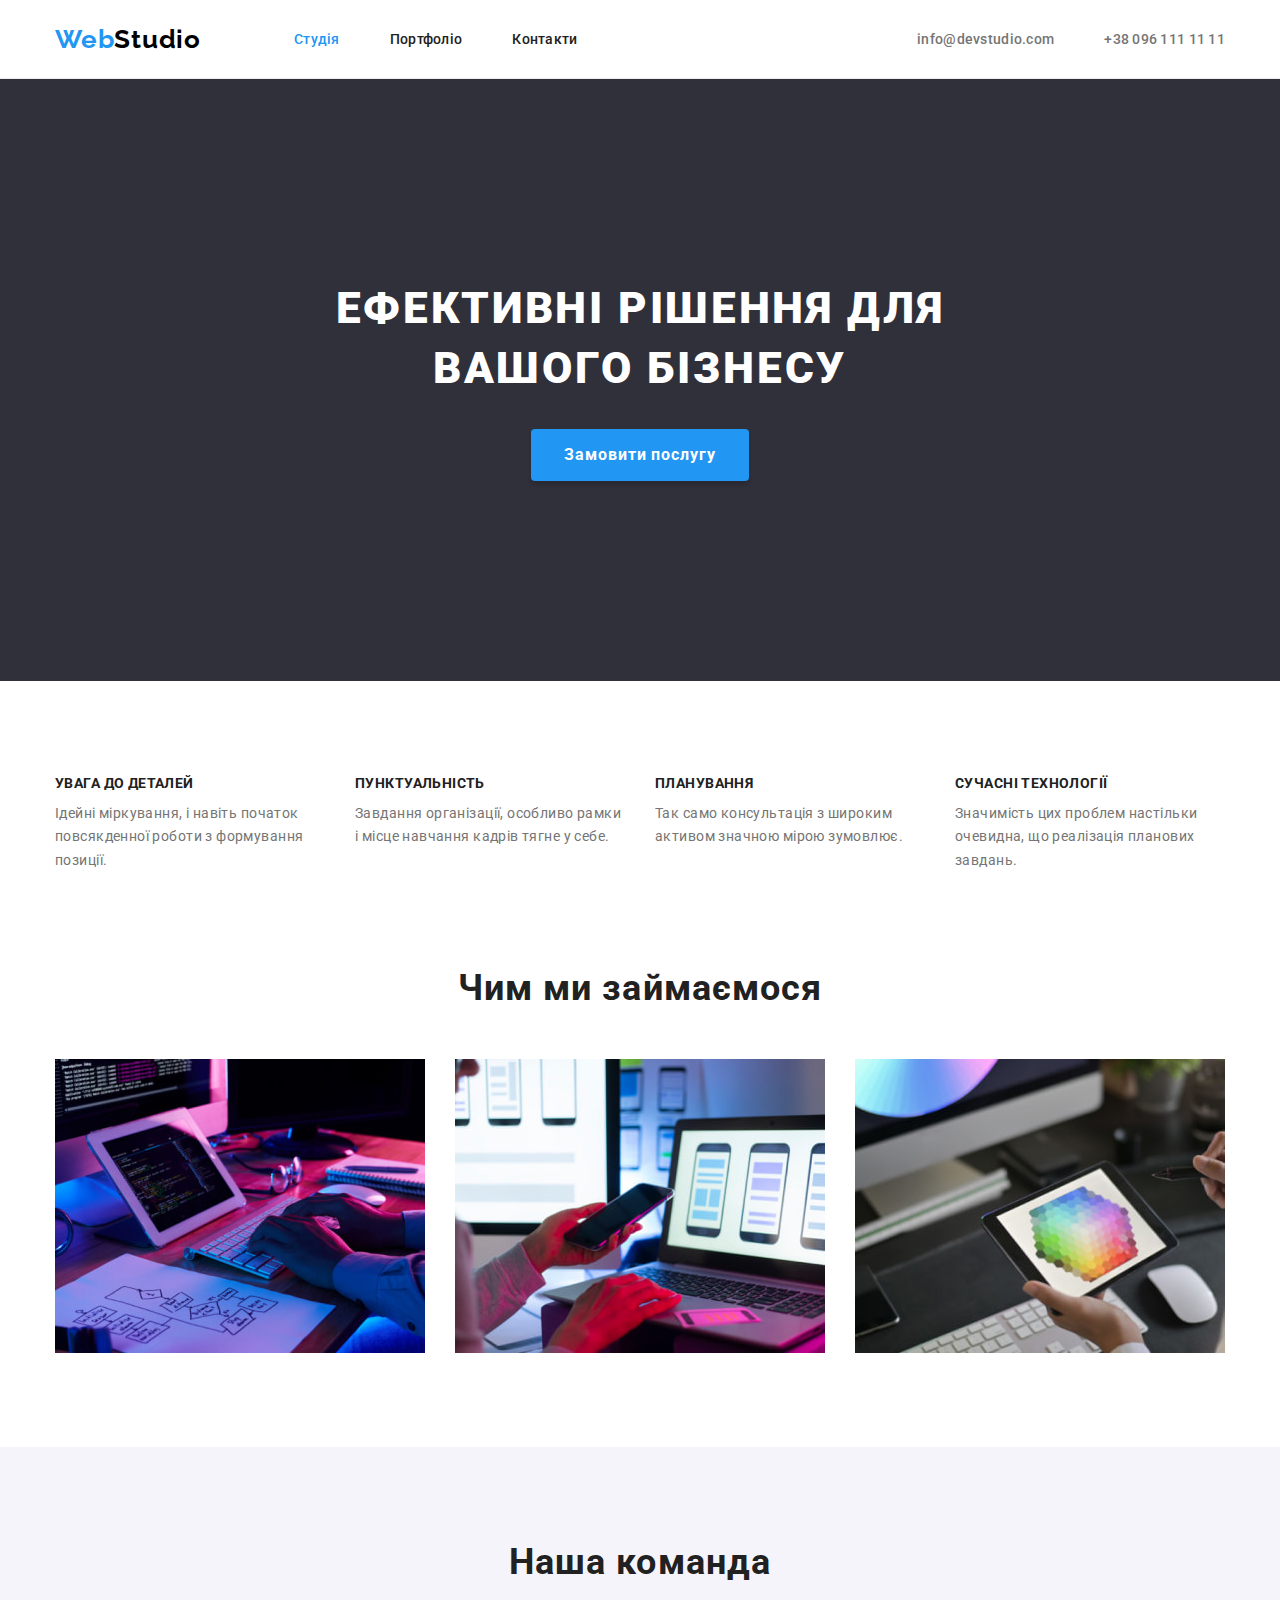
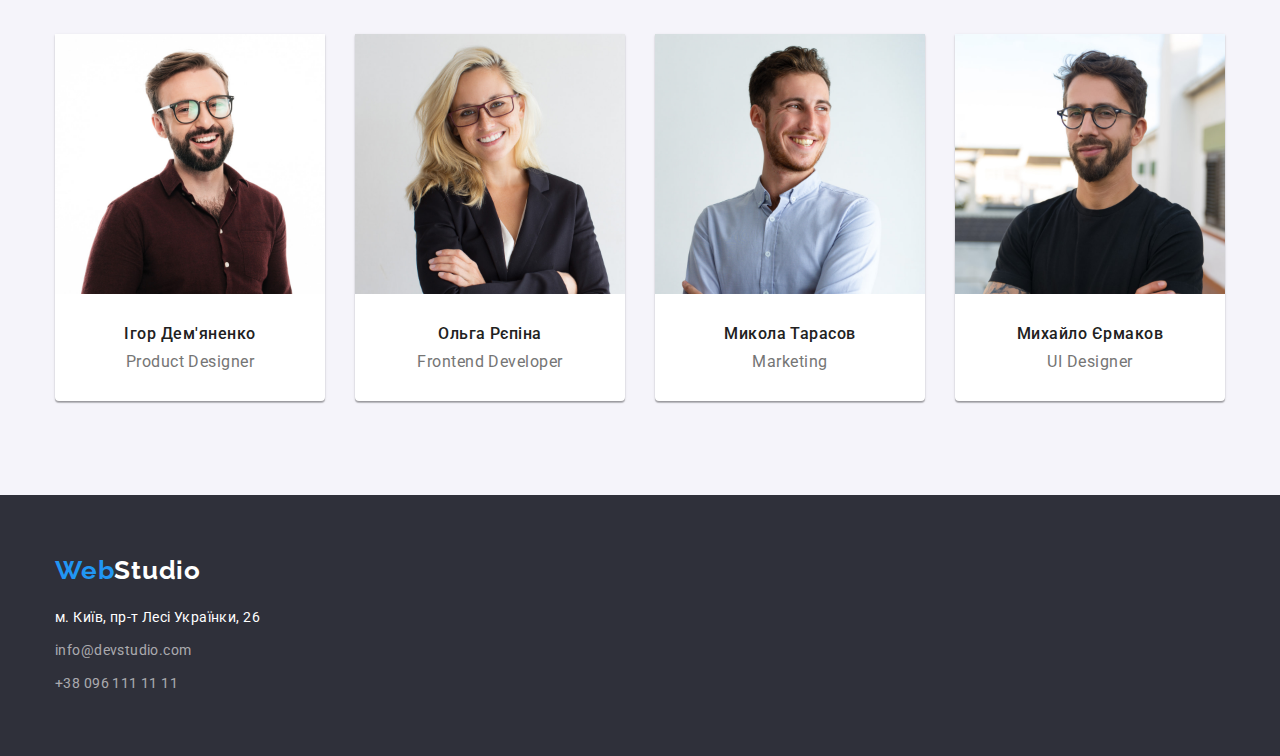
<file: index.html>
<!DOCTYPE html>
<html lang="uk">
  <head>
    <meta charset="UTF-8" />
    <meta http-equiv="X-UA-Compatible" content="IE=edge" />
    <meta name="viewport" content="width=device-width, initial-scale=1.0" />
    <link rel="preconnect" href="https://fonts.googleapis.com" />
    <link rel="preconnect" href="https://fonts.gstatic.com" crossorigin />
    <link
      href="https://fonts.googleapis.com/css2?family=Raleway:wght@700&family=Roboto:wght@400;500;700;900&display=swap"
      rel="stylesheet"
    />
    <link
      rel="stylesheet"
      href="https://cdnjs.cloudflare.com/ajax/libs/modern-normalize/1.1.0/modern-normalize.min.css"
    />
    <link rel="stylesheet" href="./index.html" />
    <link rel="stylesheet" href="./css/styles.css" />
    <title>Студія</title>
  </head>

  <body>
    <!-- header -->
    <header class="header">
      <div class="container header-container">
        <a href="./index.html" class="logo">Web<span>Studio</span></a>
        <nav class="header-nav">
          <ul class="header-nav-list list">
            <li class="header-nav-list-item">
              <a class="header-nav-link current" href="./index.html">Студія</a>
            </li>
            <li class="header-nav-list-item">
              <a class="header-nav-link" href="./portfolio.html">Портфоліо</a>
            </li>
            <li class="header-nav-list-item">
              <a class="header-nav-link" href="#">Контакти</a>
            </li>
          </ul>
        </nav>
        <ul class="header-contacts list">
          <li class="header-contacts-item">
            <a class="header-contacts-link" href="mailto:someone@example.com">info@devstudio.com</a>
          </li>
          <li class="header-contacts-item">
            <a class="header-contacts-link" href="tel:+380961111111">+38 096 111 11 11</a>
          </li>
        </ul>
      </div>
    </header>
    <!-- main -->
    <main>
      <!-- hero -->
      <section class="hero section">
        <div class="container">
          <h1 class="hero-title">Ефективні рішення для вашого бізнесу</h1>
          <button type="button" class="hero-btn">Замовити послугу</button>
        </div>
      </section>
      <!-- advantages -->
      <section class="advantages section">
        <div class="container">
          <h2 class="visually-hidden">Переваги</h2>
          <ul class="advantages-list list">
            <li class="advantages-list-item">
              <h3 class="advantages-title">Увага до деталей</h3>
              <p class="advantages-text">
                Ідейні міркування, і навіть початок повсякденної роботи з формування позиції.
              </p>
            </li>
            <li class="advantages-list-item">
              <h3 class="advantages-title">Пунктуальність</h3>
              <p class="advantages-text">
                Завдання організації, особливо рамки і місце навчання кадрів тягне у себе.
              </p>
            </li>
            <li class="advantages-list-item">
              <h3 class="advantages-title">Планування</h3>
              <p class="advantages-text">
                Так само консультація з широким активом значною мірою зумовлює.
              </p>
            </li>
            <li class="advantages-list-item">
              <h3 class="advantages-title">Сучасні технології</h3>
              <p class="advantages-text">
                Значимість цих проблем настільки очевидна, що реалізація планових завдань.
              </p>
            </li>
          </ul>
        </div>
      </section>
      <!-- solutions -->
      <section class="solutions section">
        <div class="container">
          <h2 class="section-title">Чим ми займаємося</h2>
          <ul class="solutions-list list">
            <li class="solutions-list-item">
              <img
                class="solutions-list-img"
                src="./images/studio/img1.jpg"
                alt="Розробник працює на робочому місці"
                width="370"
              />
            </li>
            <li class="solutions-list-item">
              <img
                class="solutions-list-img"
                src="./images/studio/img2.jpg"
                alt="Розробка додатків графічним дизайнером"
                width="370"
              />
            </li>
            <li class="solutions-list-item">
              <img
                class="solutions-list-img"
                src="./images/studio/img3.jpg"
                alt="Веб-дизайнер вибирає кольори на планшеті"
                width="370"
              />
            </li>
          </ul>
        </div>
      </section>
      <!-- team -->
      <section class="team section">
        <div class="container">
          <h2 class="section-title">Наша команда</h2>
          <ul class="team-list list">
            <li class="team-list-item">
              <img
                class="team-list-img"
                src="./images/studio/ihor_demynenko.jpg"
                alt="Фото Ігора Дем'яненка"
                width="270"
                height="260"
              />
              <div class="team-content">
                <h3 class="team-list-title">Ігор Дем'яненко</h3>
                <p class="team-list-text" lang="en">Product Designer</p>
              </div>
            </li>
            <li class="team-list-item">
              <img
                class="team-list-img"
                src="./images/studio/olha_riepyna.jpg"
                alt="Фото Ольгі Репіної"
                width="270"
                height="260"
              />
              <div class="team-content">
                <h3 class="team-list-title">Ольга Рєпіна</h3>
                <p class="team-list-text" lang="en">Frontend Developer</p>
              </div>
            </li>
            <li class="team-list-item">
              <img
                class="team-list-img"
                src="./images/studio/mykola_tarasov.jpg"
                alt="Фото Михайла Тарасова"
                width="270"
                height="260"
              />
              <div class="team-content">
                <h3 class="team-list-title">Микола Тарасов</h3>
                <p class="team-list-text" lang="en">Marketing</p>
              </div>
            </li>
            <li class="team-list-item">
              <img
                class="team-list-img"
                src="./images/studio/mykhailo_iermakov.jpg"
                alt="Фото Михайло Єрмакова"
                width="270"
                height="260"
              />
              <div class="team-content">
                <h3 class="team-list-title">Михайло Єрмаков</h3>
                <p class="team-list-text" lang="en">UI Designer</p>
              </div>
            </li>
          </ul>
        </div>
      </section>
    </main>
    <!-- footer -->
    <footer class="footer">
      <div class="container">
        <a class="footer-logo" href="./index.html">Web<span>Studio</span></a>
        <address class="address">
          <ul class="address-list list">
            <li class="address-list-item">
              <a
                class="address-link google-link"
                href="https://www.google.com.ua/maps/place/%D0%B1%D1%83%D0%BB.+%D0%9B%D0%B5%D1%81%D0%B8+%D0%A3%D0%BA%D1%80%D0%B0%D0%B8%D0%BD%D0%BA%D0%B8,+26,+%D0%9A%D0%B8%D0%B5%D0%B2,+02000/@50.4265841,30.5361971,17z/data=!3m1!4b1!4m6!3m5!1s0x40d4cf0e033ecbe9:0x57a4dffefec77da0!8m2!3d50.4265807!4d30.5383858!16s%2Fg%2F1tctq5jv?hl=ru"
                target="_blank"
                rel="noreferrer nofollow noopener"
                >м. Київ, пр-т Лесі Українки, 26</a
              >
            </li>
            <li class="address-list-item">
              <a class="address-link contact-link" href="mailto:info@devstudio.com"
                >info@devstudio.com</a
              >
            </li>
            <li class="address-list-item">
              <a class="address-link contact-link" href="tel:+380961111111">+38 096 111 11 11</a>
            </li>
          </ul>
        </address>
      </div>
    </footer>
  </body>
</html>
</file>
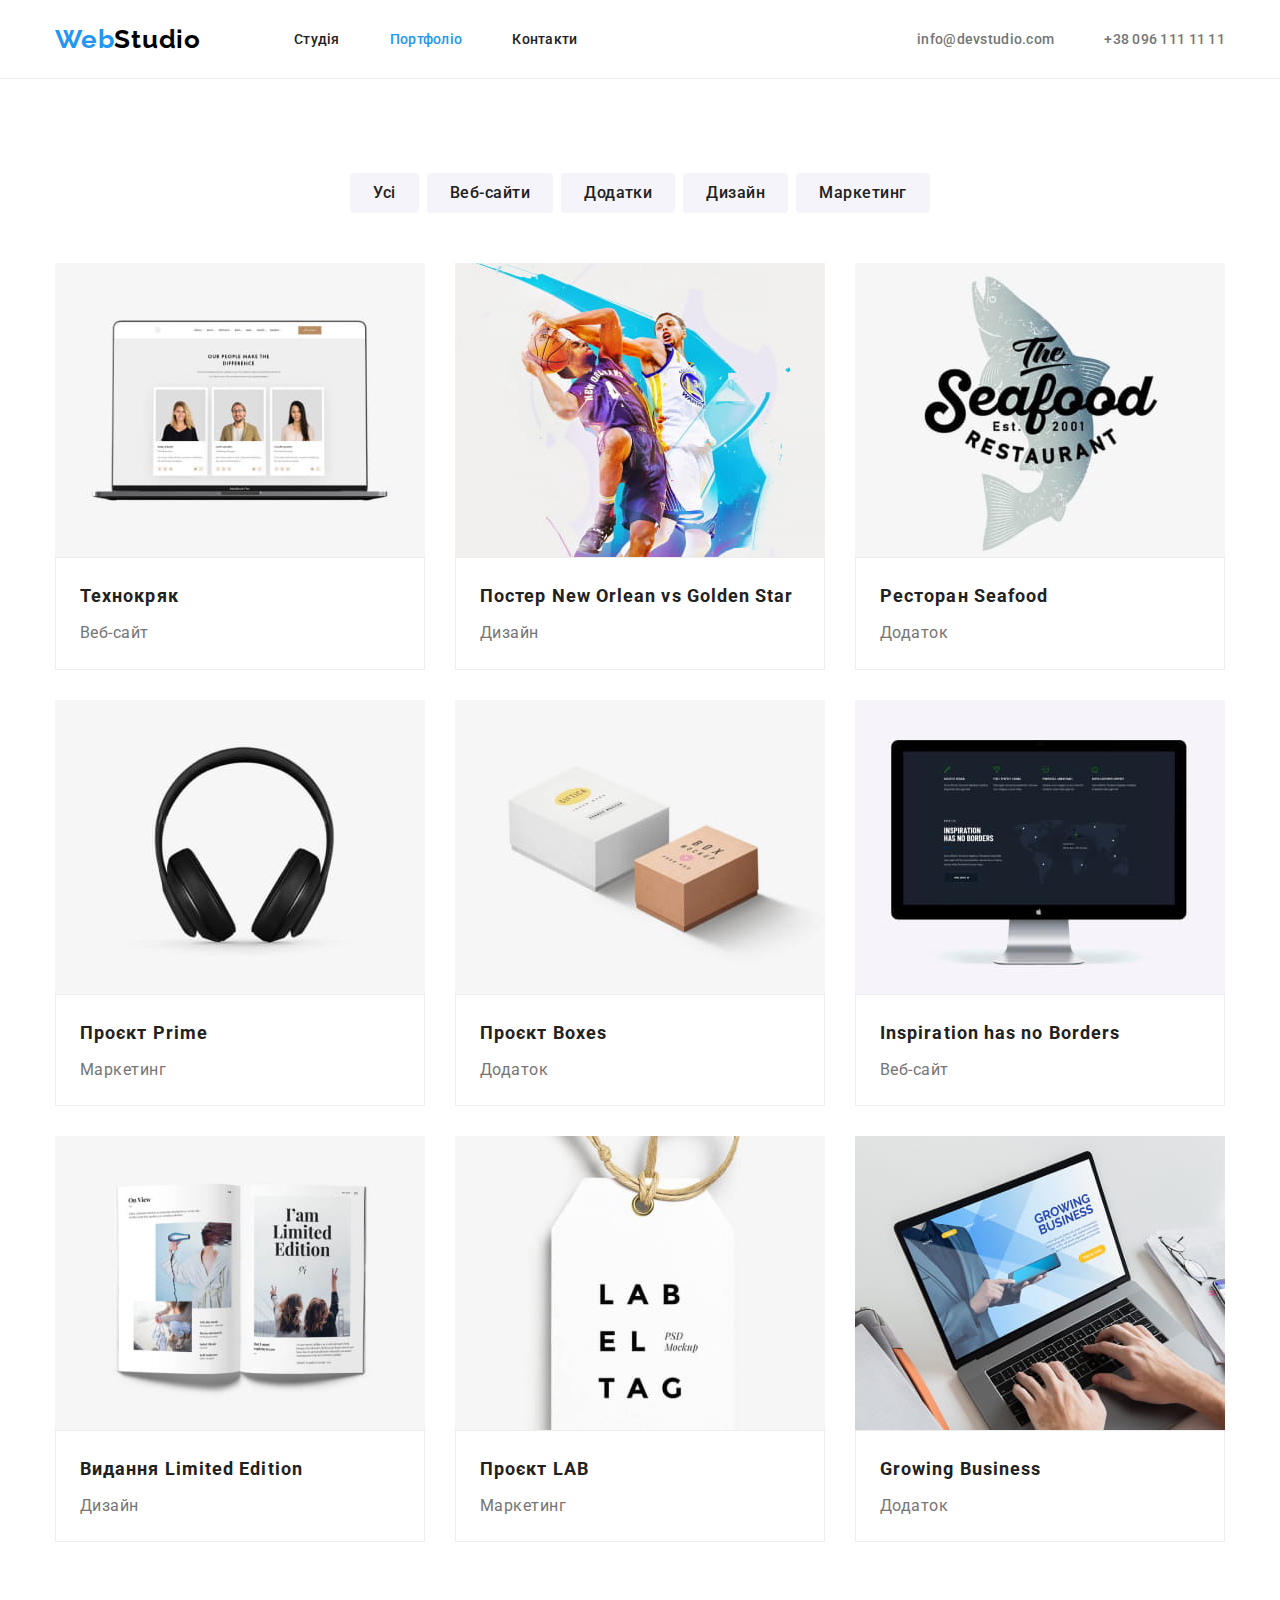
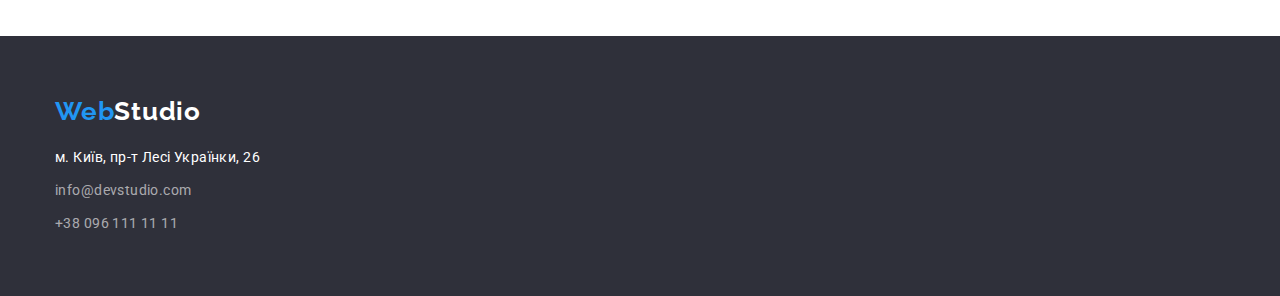
<file: portfolio.html>
<!DOCTYPE html>
<html lang="uk">
  <head>
    <meta charset="UTF-8" />
    <meta http-equiv="X-UA-Compatible" content="IE=edge" />
    <meta name="viewport" content="width=device-width, initial-scale=1.0" />
    <link rel="preconnect" href="https://fonts.googleapis.com" />
    <link rel="preconnect" href="https://fonts.gstatic.com" crossorigin />
    <link
      href="https://fonts.googleapis.com/css2?family=Raleway:wght@700&family=Roboto:wght@400;500;700;900&display=swap"
      rel="stylesheet"
    />
    <link
      rel="stylesheet"
      href="https://cdnjs.cloudflare.com/ajax/libs/modern-normalize/1.1.0/modern-normalize.min.css"
    />
    <link rel="stylesheet" href="./index.html" />
    <link rel="stylesheet" href="./css/styles.css" />
    <title>Портфоліо</title>
  </head>

  <body>
    <!-- header -->
    <header class="header">
      <div class="container header-container">
        <a href="./index.html" class="logo">Web<span>Studio</span></a>
        <nav class="header-nav">
          <ul class="header-nav-list list">
            <li class="header-nav-list-item">
              <a class="header-nav-link" href="./index.html">Студія</a>
            </li>
            <li class="header-nav-list-item">
              <a class="header-nav-link current" href="./portfolio.html">Портфоліо</a>
            </li>
            <li class="header-nav-list-item">
              <a class="header-nav-link" href="#">Контакти</a>
            </li>
          </ul>
        </nav>
        <ul class="header-contacts list">
          <li class="header-contacts-item">
            <a class="header-contacts-link" href="mailto:someone@example.com">info@devstudio.com</a>
          </li>
          <li class="header-contacts-item">
            <a class="header-contacts-link" href="tel:+380961111111">+38 096 111 11 11</a>
          </li>
        </ul>
      </div>
    </header>
    <!-- main -->
    <main>
      <!-- projects -->
      <section class="projects section">
        <div class="container">
          <h1 class="visually-hidden">Проєкти</h1>
          <ul class="projects-list-btns list">
            <li class="projects-list-item-btns">
              <button type="button" class="projects-list-btn">Усі</button>
            </li>
            <li class="projects-list-item-btns">
              <button type="button" class="projects-list-btn">Веб-сайти</button>
            </li>
            <li class="projects-list-item-btns">
              <button type="button" class="projects-list-btn">Додатки</button>
            </li>
            <li class="projects-list-item-btns">
              <button type="button" class="projects-list-btn">Дизайн</button>
            </li>
            <li class="projects-list-item-btns">
              <button type="button" class="projects-list-btn">Маркетинг</button>
            </li>
          </ul>
          <ul class="projects-list list">
            <li class="projects-list-item">
              <!-- <div class="card-thumb"></div> -->

              <a class="projects-item-link" href="#">
                <img
                  class="projects-item-img"
                  src="./images/portfolio/technokhryak.jpg"
                  alt="сайт технохряк"
                  width="370"
                  height="294"
                />
                <div class="card-content">
                  <h2 class="projects-title">Технокряк</h2>
                  <p class="projects-text">Веб-сайт</p>
                </div>
              </a>
            </li>
            <li class="projects-list-item">
              <a class="projects-item-link" href="#">
                <img
                  class="projects-item-img"
                  src="./images/portfolio/neworlean.jpg"
                  alt="дизайн new orlean"
                  width="370"
                  height="294"
                />
                <div class="card-content">
                  <h2 class="projects-title">
                    Постер <span lang="en">New Orlean vs Golden Star</span>
                  </h2>
                  <p class="projects-text">Дизайн</p>
                </div>
              </a>
            </li>
            <li class="projects-list-item">
              <a class="projects-item-link" href="#">
                <img
                  class="projects-item-img"
                  src="./images/portfolio/seafood.jpg"
                  alt="додаток seafood"
                  width="370"
                  height="294"
                />
                <div class="card-content">
                  <h2 class="projects-title">Ресторан <span lang="en">Seafood</span></h2>
                  <p class="projects-text">Додаток</p>
                </div>
              </a>
            </li>
            <li class="projects-list-item">
              <a class="projects-item-link" href="#">
                <img
                  class="projects-item-img"
                  src="./images/portfolio/prime.jpg"
                  alt="проект prime"
                  width="370"
                  height="294"
                />
                <div class="card-content">
                  <h2 class="projects-title">Проєкт Prime</h2>
                  <p class="projects-text">Маркетинг</p>
                </div>
              </a>
            </li>
            <li class="projects-list-item">
              <a class="projects-item-link" href="#">
                <img
                  class="projects-item-img"
                  src="./images/portfolio/boxes.jpg"
                  alt="додаток Boxes"
                  width="370"
                  height="294"
                />
                <div class="card-content">
                  <h2 class="projects-title">Проєкт <span lang="en">Boxes</span></h2>
                  <p class="projects-text">Додаток</p>
                </div>
              </a>
            </li>
            <li class="projects-list-item">
              <a class="projects-item-link" href="#">
                <img
                  class="projects-item-img"
                  src="./images/portfolio/noborders.jpg"
                  alt="Веб-сайт Inspiration"
                  width="370"
                  height="294"
                />
                <div class="card-content">
                  <h2 class="projects-title" lang="en">Inspiration has no Borders</h2>
                  <p class="projects-text">Веб-сайт</p>
                </div>
              </a>
            </li>
            <li class="projects-list-item">
              <a class="projects-item-link" href="#">
                <img
                  class="projects-item-img"
                  src="./images/portfolio/limitededition.jpg"
                  alt="дизайн Limited Edition"
                  width="370"
                  height="294"
                />
                <div class="card-content">
                  <h2 class="projects-title">Видання <span lang="en">Limited Edition</span></h2>
                  <p class="projects-text">Дизайн</p>
                </div>
              </a>
            </li>
            <li class="projects-list-item">
              <a class="projects-item-link" href="#">
                <img
                  class="projects-item-img"
                  src="./images/portfolio/lab.jpg"
                  alt="проєкт Lab"
                  width="370"
                  height="294"
                />
                <div class="card-content">
                  <h2 class="projects-title">Проєкт <span lang="en">LAB</span></h2>
                  <p class="projects-text">Маркетинг</p>
                </div>
              </a>
            </li>
            <li class="projects-list-item">
              <a class="projects-item-link" href="#">
                <img
                  class="projects-item-img"
                  src="./images/portfolio/growingbusiness.jpg"
                  alt="додаток Growing Business"
                  width="370"
                  height="294"
                />
                <div class="card-content">
                  <h2 class="projects-title" lang="en">Growing Business</h2>
                  <p class="projects-text">Додаток</p>
                </div>
              </a>
            </li>
          </ul>
        </div>
      </section>
    </main>
    <!-- footer -->
    <footer class="footer">
      <div class="container">
        <a class="footer-logo" href="./index.html">Web<span>Studio</span></a>
        <address class="address">
          <ul class="address-list list">
            <li class="address-list-item">
              <a
                class="address-link google-link"
                href="https://www.google.com.ua/maps/place/%D0%B1%D1%83%D0%BB.+%D0%9B%D0%B5%D1%81%D0%B8+%D0%A3%D0%BA%D1%80%D0%B0%D0%B8%D0%BD%D0%BA%D0%B8,+26,+%D0%9A%D0%B8%D0%B5%D0%B2,+02000/@50.4265841,30.5361971,17z/data=!3m1!4b1!4m6!3m5!1s0x40d4cf0e033ecbe9:0x57a4dffefec77da0!8m2!3d50.4265807!4d30.5383858!16s%2Fg%2F1tctq5jv?hl=ru"
                target="_blank"
                rel="noreferrer nofollow noopener"
                >м. Київ, пр-т Лесі Українки, 26</a
              >
            </li>
            <li class="address-list-item">
              <a class="address-link contact-link" href="mailto:info@devstudio.com"
                >info@devstudio.com</a
              >
            </li>
            <li class="address-list-item">
              <a class="address-link contact-link" href="tel:+380961111111">+38 096 111 11 11</a>
            </li>
          </ul>
        </address>
      </div>
    </footer>
  </body>
</html>
</file>
<file: css/styles.css>
:root {
  --main-background: #f5f5f5;
  --brand-background: #2f303a;
  --second-background: #f5f4fa;
  --brand-font-color: #212121;
  --focus-color: #2196f3;
  --white-color: #ffffff;
  --grey-color: #757575;
  --black-color: #000000;
  --color-rgba: rgba(255, 255, 255, 0.6);
  --hover-hero-btn-color: #188ce8;
}

*,
::before,
::after {
  box-sizing: border-box;
}

p,
h1,
h2,
h3,
h4,
h5,
h6 {
  margin: 0;
}
ul,
ol {
  margin: 0;
  padding-left: 0;
}
button {
  cursor: pointer;
}
address {
  font-style: normal;
}
img {
  display: block;
}

body {
  font-family: 'Roboto', sans-serif;
  color: var(--brand-font-color);
  background-color: var(--white-color);
  font-size: 14px;
}

.container {
  /* outline: 1px solid red; */
  width: 1200px;
  margin-left: auto;
  margin-right: auto;
  padding-left: 15px;
  padding-right: 15px;
}

.section {
  padding-top: 94px;
  padding-bottom: 94px;
}

img {
  display: block;
  min-width: 100%;
  height: auto;
}
/* header */

.header {
  border-bottom: 1px solid #ececec;
  padding: 24px 0;
}

.header-container {
  display: flex;
  align-items: center;
}

.header-nav {
  display: flex;
  align-items: center;
}

.header-nav-list {
  display: flex;
  /* margin-left: 93px; */
}

.header-nav-list-item:not(:last-child),
.header-contacts-item:not(:last-child) {
  margin-right: 50px;
}

.header-contacts {
  display: flex;
  margin-left: auto;
}

.logo {
  font-family: 'Raleway', sans-serif;
  font-weight: 700;
  font-size: 26px;
  text-decoration: none;
  line-height: 1.17;
  letter-spacing: 0.03em;
  margin-right: 93px;
}

.logo span:last-child {
  color: var(--black-color);
}

.logo:first-child,
.footer-logo:first-child {
  color: var(--focus-color);
}

.list {
  list-style: none;
}

.header-nav-link {
  color: var(--brand-font-color);
  font-size: 14px;
  text-decoration: none;
  font-weight: 500;
  letter-spacing: 0.02em;
  line-height: 1.17;
}

.header-contacts-link {
  color: var(--grey-color);
  text-decoration: none;
  font-weight: 500;
  line-height: 1.14;
  letter-spacing: 0.02em;
}

.header-contacts-link:hover,
.header-contacts-link:focus,
.header-nav-link:hover,
.header-nav-link:focus {
  color: var(--focus-color);
}

/* footer */

.footer {
  background-color: var(--brand-background);
  padding-top: 60px;
  padding-bottom: 60px;
}

.footer-logo {
  font-family: 'Raleway', sans-serif;
  color: var(--white-color);
  font-weight: 700;
  font-size: 26px;
  line-height: 1.18;
  letter-spacing: 0.03em;
  text-decoration: none;
  display: block;
  margin-bottom: 20px;
}

.footer-logo span {
  color: var(--white-color);
}

.address-link {
  font-style: normal;
  text-decoration: none;
  color: var(--color-rgba);
  line-height: 1.71;
  letter-spacing: 0.03em;
}

.address-list-item:not(:last-child) {
  margin-bottom: 9px;
}
.google-link {
  color: var(--white-color);
}

.contact-link:hover,
.contact-link.address-link:focus {
  color: var(--focus-color);
}

.current {
  color: var(--focus-color);
}

/* main studio */
/* hero */

.hero {
  background-color: var(--brand-background);
  align-items: center;
  padding: 200px 0;
}

.hero-title {
  color: var(--white-color);
  font-size: 44px;
  font-weight: 900;
  line-height: 1.36;
  letter-spacing: 0.06em;
  text-align: center;
  text-transform: uppercase;
  margin: 0 auto 30px;
  max-width: 696px;
}

.hero-btn {
  background-color: var(--focus-color);
  color: var(--white-color);
  font-size: 16px;
  font-weight: 700;
  line-height: 1.88;
  letter-spacing: 0.06em;
  width: max-content;
  align-items: center;
  text-align: center;
  box-shadow: 0px 4px 4px rgba(0, 0, 0, 0.15);
  border-radius: 4px;
  display: block;
  padding: 10px 32px;
  margin: 0 auto;
  border: 1px solid transparent;
}

.hero-btn:hover,
.hero-btn:focus {
  background-color: var(--hover-hero-btn-color);
  color: var(--white-color);
}

/* advantages */
.advantages {
  padding-bottom: 0;
}
.advantages-list {
  display: flex;
}

.advantages-title {
  font-size: 14px;
  text-transform: uppercase;
  line-height: 1.17;
  letter-spacing: 0.03em;
  margin-bottom: 10px;
}

.advantages-text {
  color: var(--grey-color);
  line-height: 1.71;
  letter-spacing: 0.03em;
}

.advantages-list-item {
  max-width: 270px;
}

.advantages-list-item:not(:last-child) {
  margin-right: 30px;
}

/* solutions + team */
.solutions-list {
  display: flex;
}

.solutions-list-item {
  max-width: 1200px;
  height: auto;
}

.solutions-list-item:not(:last-child) {
  margin-right: 30px;
}
.section-title {
  font-size: 36px;
  line-height: 1.17;
  letter-spacing: 0.03em;
  text-align: center;
  margin-bottom: 50px;
}

.team {
  background-color: var(--second-background);
}

.team-list {
  display: flex;
}

.team-list-item {
  max-width: 270px;
  background-color: var(--white-color);
  box-shadow: 0px 1px 3px rgba(0, 0, 0, 0.12), 0px 1px 1px rgba(0, 0, 0, 0.14),
    0px 2px 1px rgba(0, 0, 0, 0.2);
  border-radius: 0px 0px 4px 4px;
}

.team-list-item:not(:last-child) {
  margin-right: 30px;
}

.team-list-img {
  display: block;
}

.team-list-title {
  font-size: 16px;
  font-weight: 500;
  line-height: 1.19;
  letter-spacing: 0.03em;
  text-align: center;
  margin-bottom: 10px;
}

.team-list-text {
  color: var(--grey-color);
  font-size: 16px;
  line-height: 1.17;
  letter-spacing: 0.03em;
  text-align: center;
}

.team-content {
  padding: 30px 0;
  text-align: center;
}
/* main portofolio */

.visually-hidden {
  position: absolute;
  white-space: nowrap;
  width: 1px;
  height: 1px;
  overflow: hidden;
  border: 0;
  padding: 0;
  clip: rect(0 0 0 0);
  clip-path: inset(50%);
  margin: -1px;
}

.projects {
  background-color: var(--white-color);
}

.projects-list-btns {
  display: flex;
  justify-content: center;
  margin-bottom: 50px;
}

.projects-list-btn {
  font-family: inherit;
  background-color: var(--second-background);
  color: var(--brand-font-color);
  font-size: 16px;
  font-weight: 500;
  line-height: 1.63;
  text-align: center;
  letter-spacing: 0.03em;
  border: none;
  border-radius: 4px;
  padding: 6px 22px;
  border: 1px solid transparent;
}

.projects-list-item-btns:not(:last-child) {
  margin-right: 8px;
}
.projects-list-btn:hover,
.projects-list-btn:focus {
  color: var(--white-color);
  box-shadow: 0px 1px 3px rgba(0, 0, 0, 0.12), 0px 1px 1px rgba(0, 0, 0, 0.14),
    0px 2px 1px rgba(0, 0, 0, 0.2);
  background-color: var(--focus-color);
}

.projects-list {
  display: flex;
  flex-wrap: wrap;
  gap: 30px;
}
.projects-list-item {
  flex-basis: calc((100% - 60px) / 3);
}

.card-content {
  padding: 20px 24px;
}
.card-content {
  border: 1px solid #eeeeee;
}

.projects-item-link {
  text-decoration: none;
}

.projects-text {
  color: var(--grey-color);
  font-size: 16px;
  line-height: 1.88;
  letter-spacing: 0.03em;
}

.projects-title {
  color: var(--brand-font-color);
  font-size: 18px;
  line-height: 2;
  letter-spacing: 0.06em;
  margin-bottom: 4px;
}
</file>
